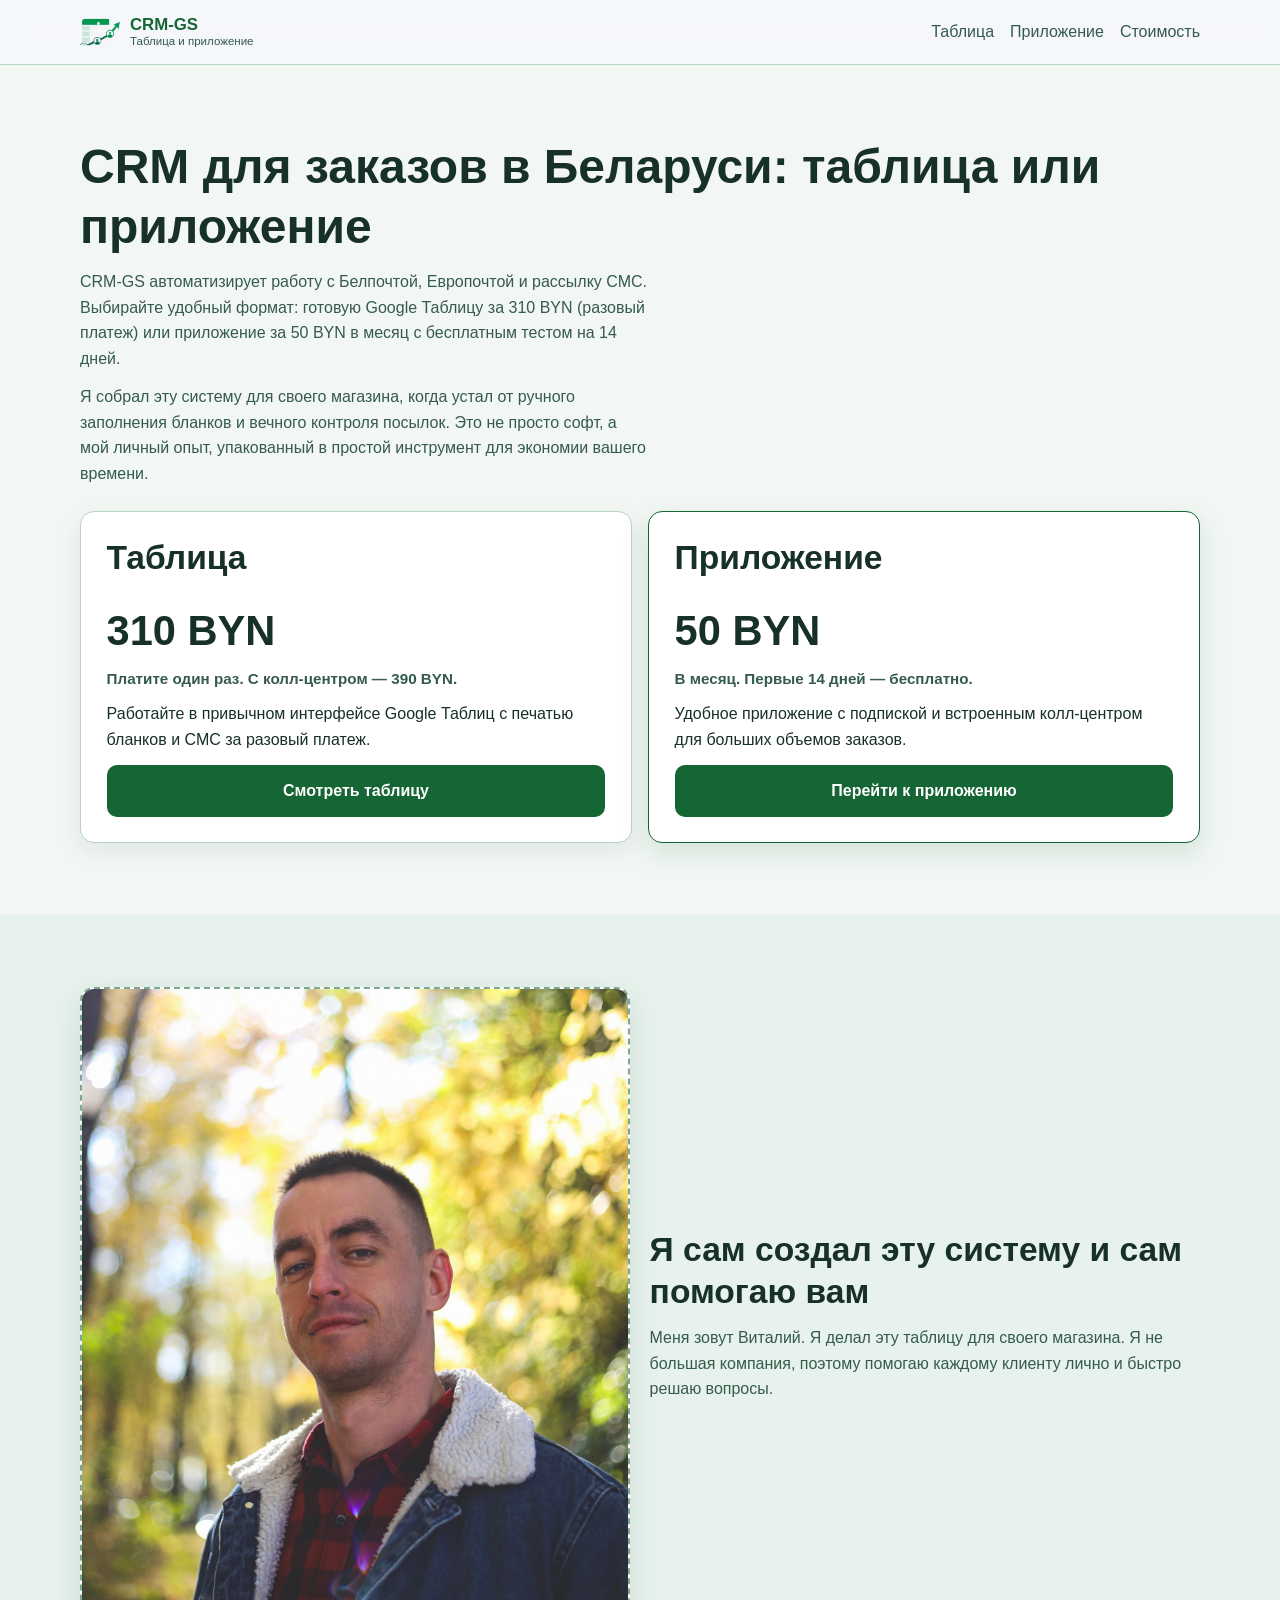
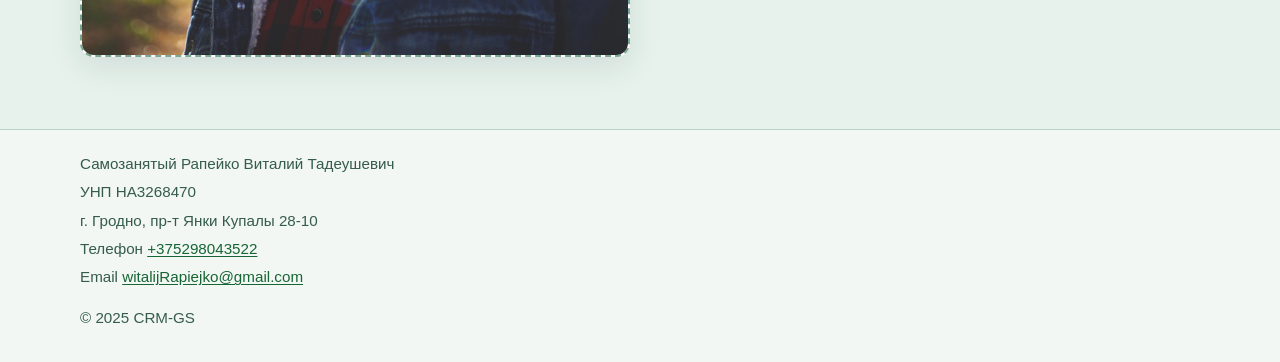
<file: index.html>
<!doctype html>
<html lang="ru">
  <head>
    <meta name="facebook-domain-verification" content="3mnb32uqgi93ecxp4dsknbvhs05mfs" />
    <meta name="google-site-verification" content="UwMYudX9kcGmGORs3hnPnRqis8ac7l6uOlVpeBJq3gY" />
    <meta charset="UTF-8" />
    <meta name="viewport" content="width=device-width, initial-scale=1.0" />
    <title>CRM для товарного бизнеса в Беларуси: таблица или приложение</title>
    <meta
      name="description"
      content="Автоматизируйте заказы, СМС и почту. Google Таблица от 310 BYN разово или приложение за 50 BYN/мес. Сделано владельцем магазина для себя. Попробуйте!"
    />
    <link rel="canonical" href="https://crm-gs.online/" />
    <meta property="og:locale" content="ru_BY" />
    <meta property="og:type" content="website" />
    <meta property="og:title" content="CRM-GS — порядок в заказах через таблицу или приложение" />
    <meta
      property="og:description"
      content="CRM для товарки: автоматизация Белпочты, Европочты и СМС. Выбирайте формат: таблица за разовый платеж или приложение с отчетами в Telegram."
    />
    <meta property="og:url" content="https://crm-gs.online/" />
    <meta property="og:image" content="https://crm-gs.online/assets/brand/og-image.jpg" />
    <meta name="twitter:card" content="summary_large_image" />
    <meta name="twitter:title" content="CRM-GS — порядок в заказах через таблицу или приложение" />
    <meta
      name="twitter:description"
      content="CRM для товарки: автоматизация Белпочты, Европочты и СМС. Выбирайте формат: таблица за разовый платеж или приложение с отчетами в Telegram."
    />
    <meta name="twitter:image" content="https://crm-gs.online/assets/brand/og-image.jpg" />
    <link rel="icon" href="./assets/brand/favicon-32.png" sizes="32x32" type="image/png" />
    <link rel="apple-touch-icon" href="./assets/brand/apple-touch-icon.png" />
    <link rel="stylesheet" href="./styles.css" />
    <script defer src="./script.js?v=7"></script>
    <script type="application/ld+json">
      {
        "@context": "https://schema.org",
        "@graph": [
          {
            "@type": "Organization",
            "@id": "https://crm-gs.online/#organization",
            "name": "CRM-GS",
            "legalName": "Индивидуальный предприниматель Рапейко Виталий Тадеушевич",
            "taxID": "591953046",
            "url": "https://crm-gs.online/",
            "email": "witalijRapiejko@gmail.com",
            "telephone": "+375298043522",
            "address": {
              "@type": "PostalAddress",
              "streetAddress": "пр-т Янки Купалы 28-10",
              "addressLocality": "Гродно",
              "addressCountry": "BY"
            }
          },
          {
            "@type": "WebSite",
            "@id": "https://crm-gs.online/#website",
            "url": "https://crm-gs.online/",
            "name": "CRM-GS",
            "publisher": {
              "@id": "https://crm-gs.online/#organization"
            }
          }
        ]
      }
    </script>
    <!-- TikTok Pixel Code Start -->
    <script>
      !function (w, d, t) {
        w.TiktokAnalyticsObject=t;var ttq=w[t]=w[t]||[];ttq.methods=["page","track","identify","instances","debug","on","off","once","ready","alias","group","enableCookie","disableCookie","holdConsent","revokeConsent","grantConsent"],ttq.setAndDefer=function(t,e){t[e]=function(){t.push([e].concat(Array.prototype.slice.call(arguments,0)))}};for(var i=0;i<ttq.methods.length;i++)ttq.setAndDefer(ttq,ttq.methods[i]);ttq.instance=function(t){for(
      var e=ttq._i[t]||[],n=0;n<ttq.methods.length;n++)ttq.setAndDefer(e,ttq.methods[n]);return e},ttq.load=function(e,n){var r="https://analytics.tiktok.com/i18n/pixel/events.js",o=n&&n.partner;ttq._i=ttq._i||{},ttq._i[e]=[],ttq._i[e]._u=r,ttq._t=ttq._t||{},ttq._t[e]=+new Date,ttq._o=ttq._o||{},ttq._o[e]=n||{};n=document.createElement("script")
      ;n.type="text/javascript",n.async=!0,n.src=r+"?sdkid="+e+"&lib="+t;e=document.getElementsByTagName("script")[0];e.parentNode.insertBefore(n,e)};
      
      
        ttq.load('DB4FIGBC77UAOLDV4LM0');
        ttq.page();
      }(window, document, 'ttq');
    </script>
    <!-- TikTok Pixel Code End -->
    <!-- Meta Pixel Code -->
    <script>
      !function(f,b,e,v,n,t,s)
      {if(f.fbq)return;n=f.fbq=function(){n.callMethod?
      n.callMethod.apply(n,arguments):n.queue.push(arguments)};
      if(!f._fbq)f._fbq=n;n.push=n;n.loaded=!0;n.version='2.0';
      n.queue=[];t=b.createElement(e);t.async=!0;
      t.src=v;s=b.getElementsByTagName(e)[0];
      s.parentNode.insertBefore(t,s)}(window, document,'script',
      'https://connect.facebook.net/en_US/fbevents.js');
      fbq('init', '4005841193045199');
      fbq('track', 'PageView');
    </script>
    <noscript><img height="1" width="1" style="display:none"
    src="https://www.facebook.com/tr?id=4005841193045199&ev=PageView&noscript=1"
    /></noscript>
    <!-- End Meta Pixel Code -->
  </head>
  <body>
    <a class="skip-link" href="#main-content">Перейти к содержимому</a>
    <header class="site-header">
      <div class="container">
        <a class="brand" href="./">
          <img class="brand__logo" src="./assets/brand/logo-icon.png" alt="" width="40" height="40" decoding="async" />
          <span class="brand__text">
            <span class="brand__name">CRM-GS</span>
            <span class="brand__tagline">Таблица и приложение</span>
          </span>
        </a>
        <nav aria-label="Основная навигация">
          <ul class="nav-list">
            <li><a href="./sheets/">Таблица</a></li>
            <li><a href="./app/">Приложение</a></li>
            <li><a href="#offers">Стоимость</a></li>
          </ul>
        </nav>
      </div>
    </header>

    <main id="main-content">
      <section class="section" id="offers">
        <div class="container">
          <h1>CRM для заказов в Беларуси: таблица или приложение</h1>
          <p class="lead">
            CRM-GS автоматизирует работу с Белпочтой, Европочтой и рассылку СМС. Выбирайте удобный формат: готовую Google Таблицу за 310 BYN (разовый платеж) или приложение за 50 BYN в месяц с бесплатным тестом на 14 дней.
          </p>
          <p class="lead">
            Я собрал эту систему для своего магазина, когда устал от ручного заполнения бланков и вечного контроля посылок. Это не просто софт, а мой личный опыт, упакованный в простой инструмент для экономии вашего времени.
          </p>
          <div class="product-choice">
            <article class="offer-card">
              <h2>Таблица</h2>
              <p class="price">310 BYN</p>
              <p class="price-note">Платите один раз. С колл-центром — 390 BYN.</p>
              <p>Работайте в привычном интерфейсе Google Таблиц с печатью бланков и СМС за разовый платеж.</p>
              <a class="btn btn-primary" href="./sheets/">Смотреть таблицу</a>
            </article>
            <article class="offer-card offer-card--featured">
              <h2>Приложение</h2>
              <p class="price">50 BYN</p>
              <p class="price-note">В месяц. Первые 14 дней — бесплатно.</p>
              <p>Удобное приложение с подпиской и встроенным колл-центром для больших объемов заказов.</p>
              <a class="btn btn-primary" href="./app/">Перейти к приложению</a>
            </article>
          </div>
        </div>
      </section>
    </main>

    <div data-site-author></div>
    <div data-site-footer></div>
  </body>
</html>
</file>
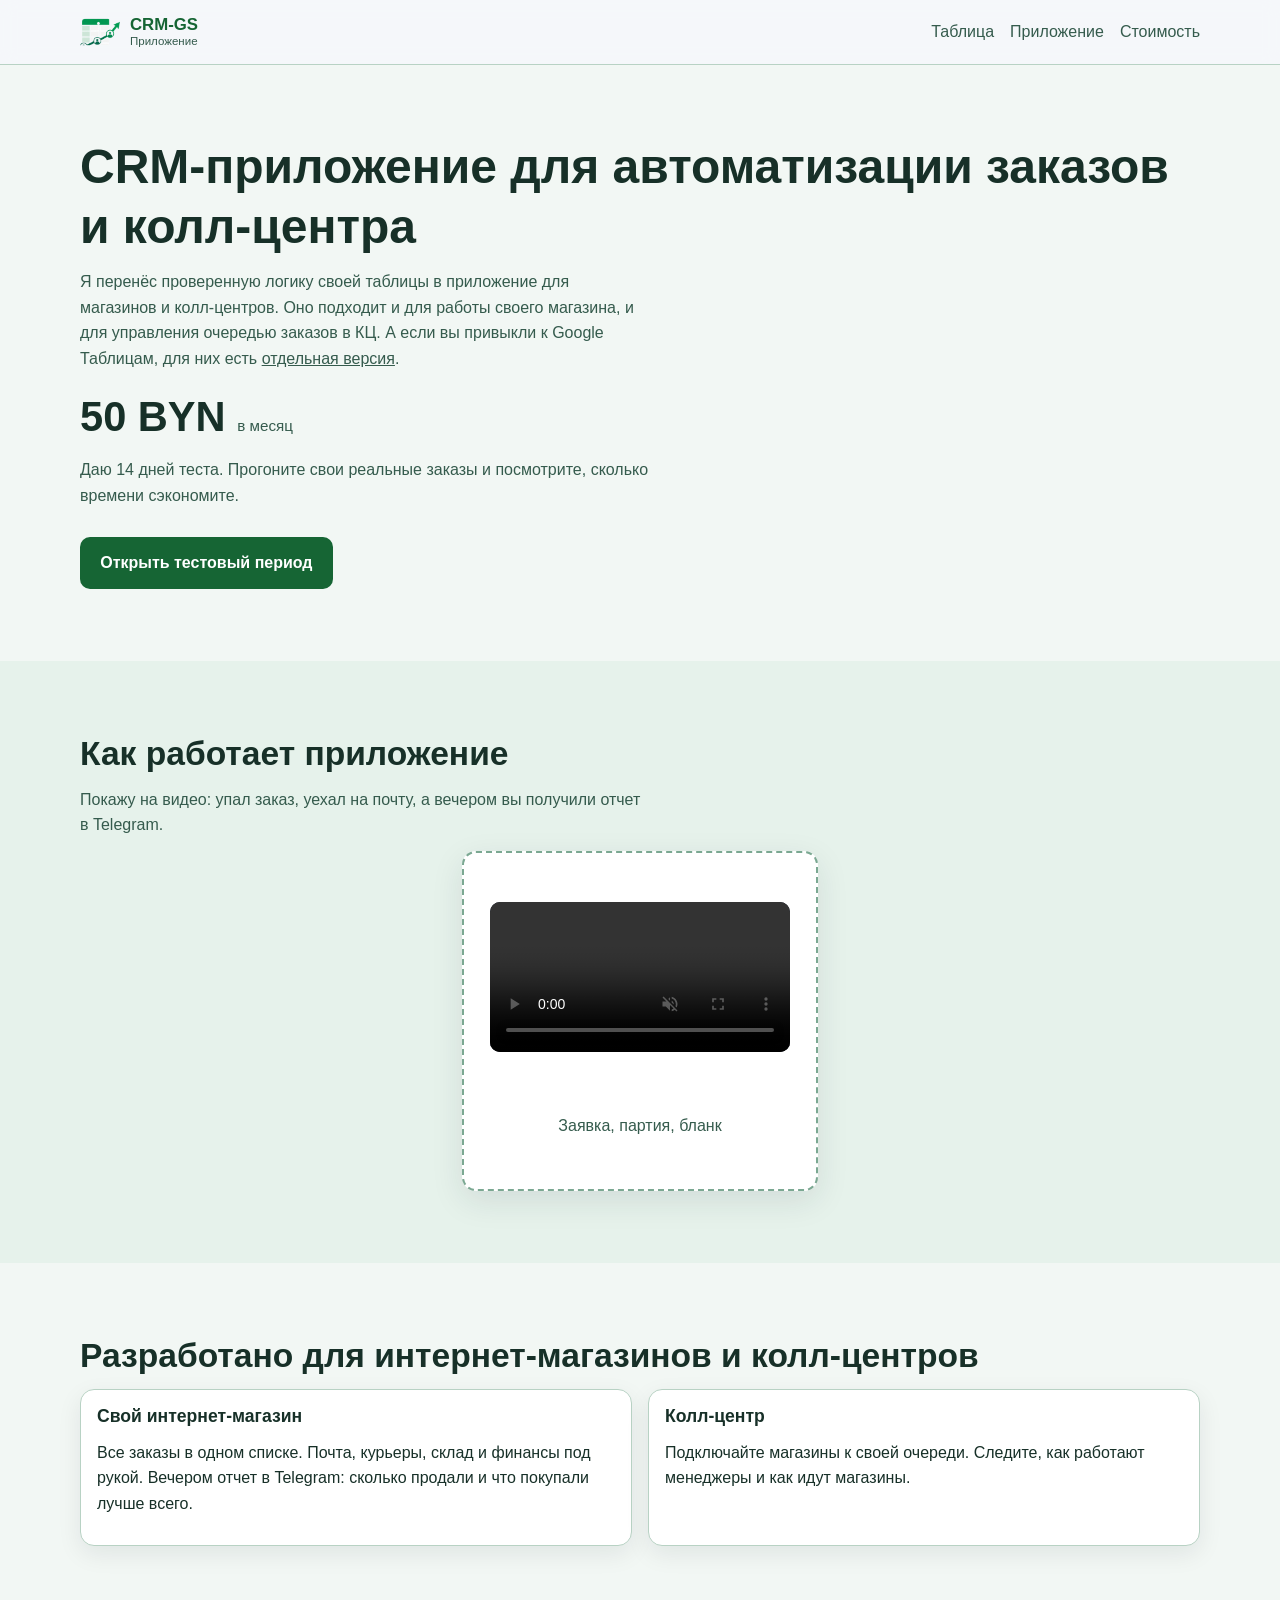
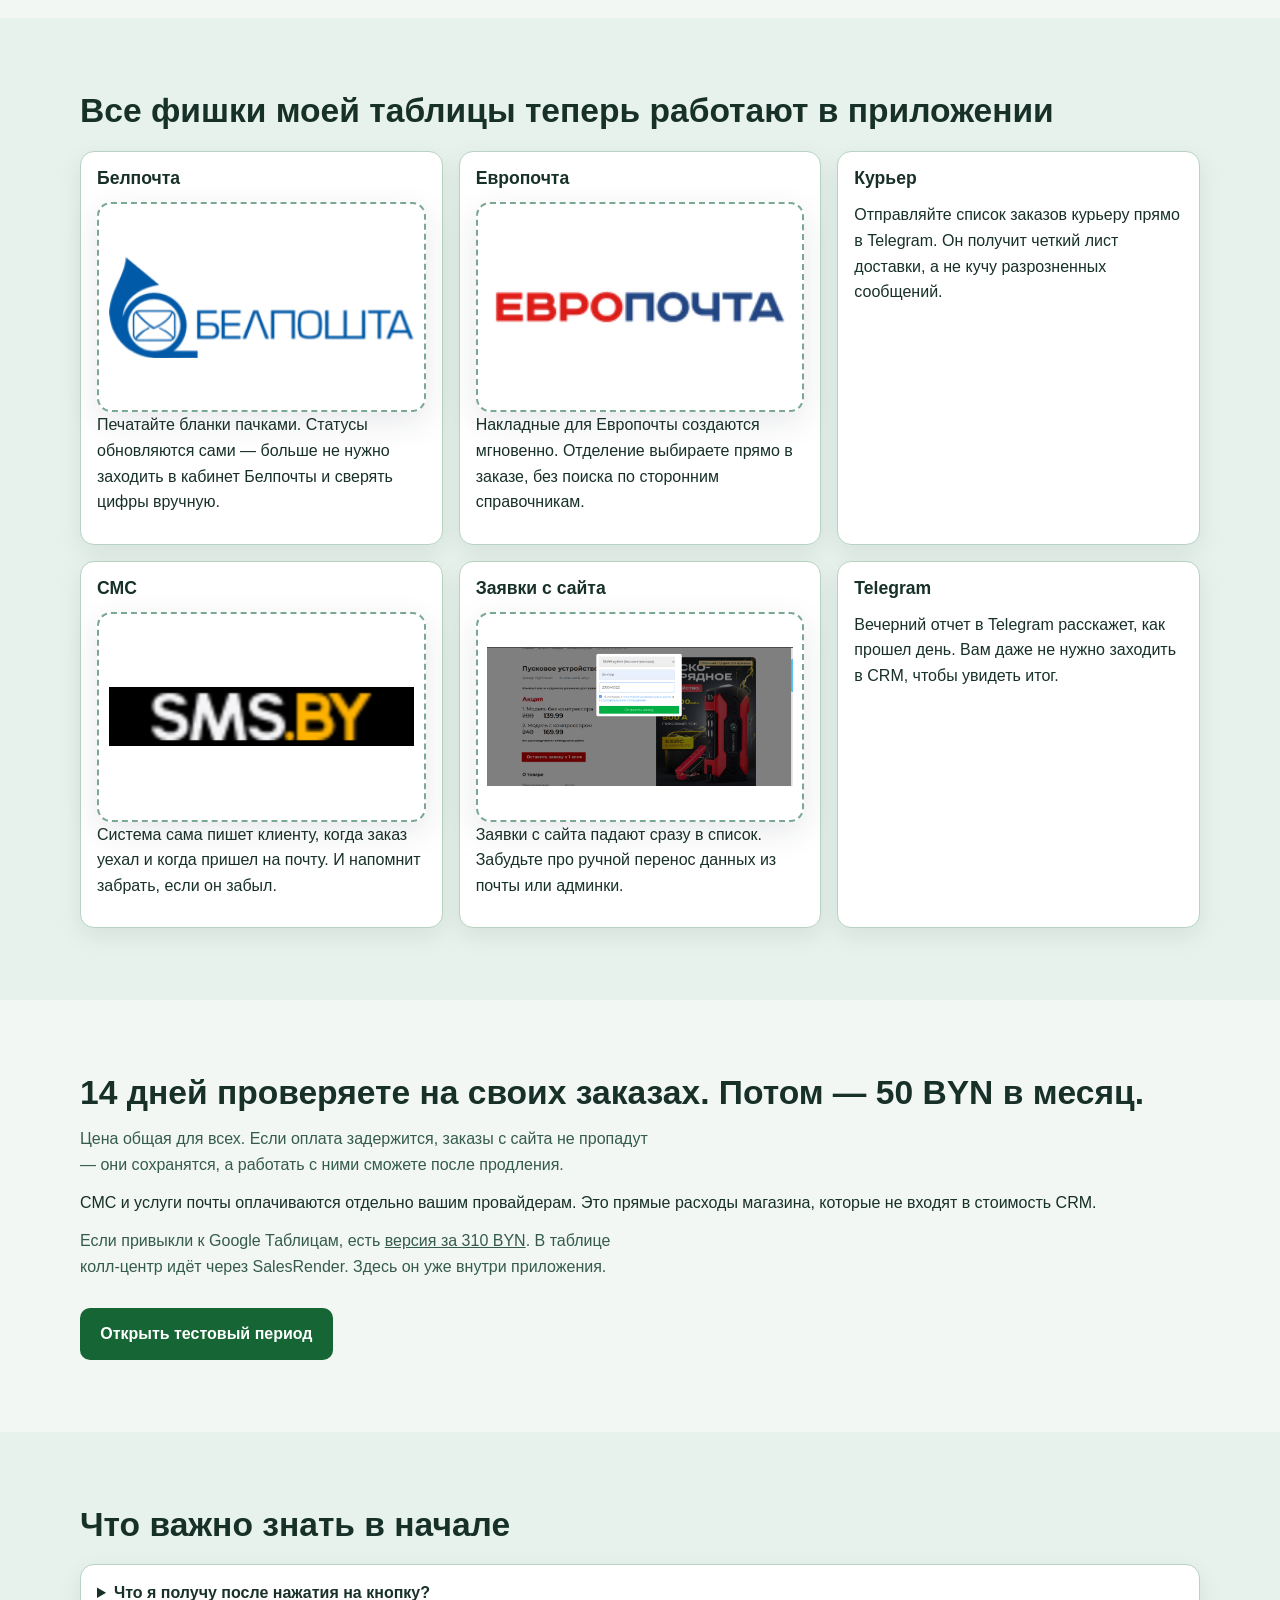
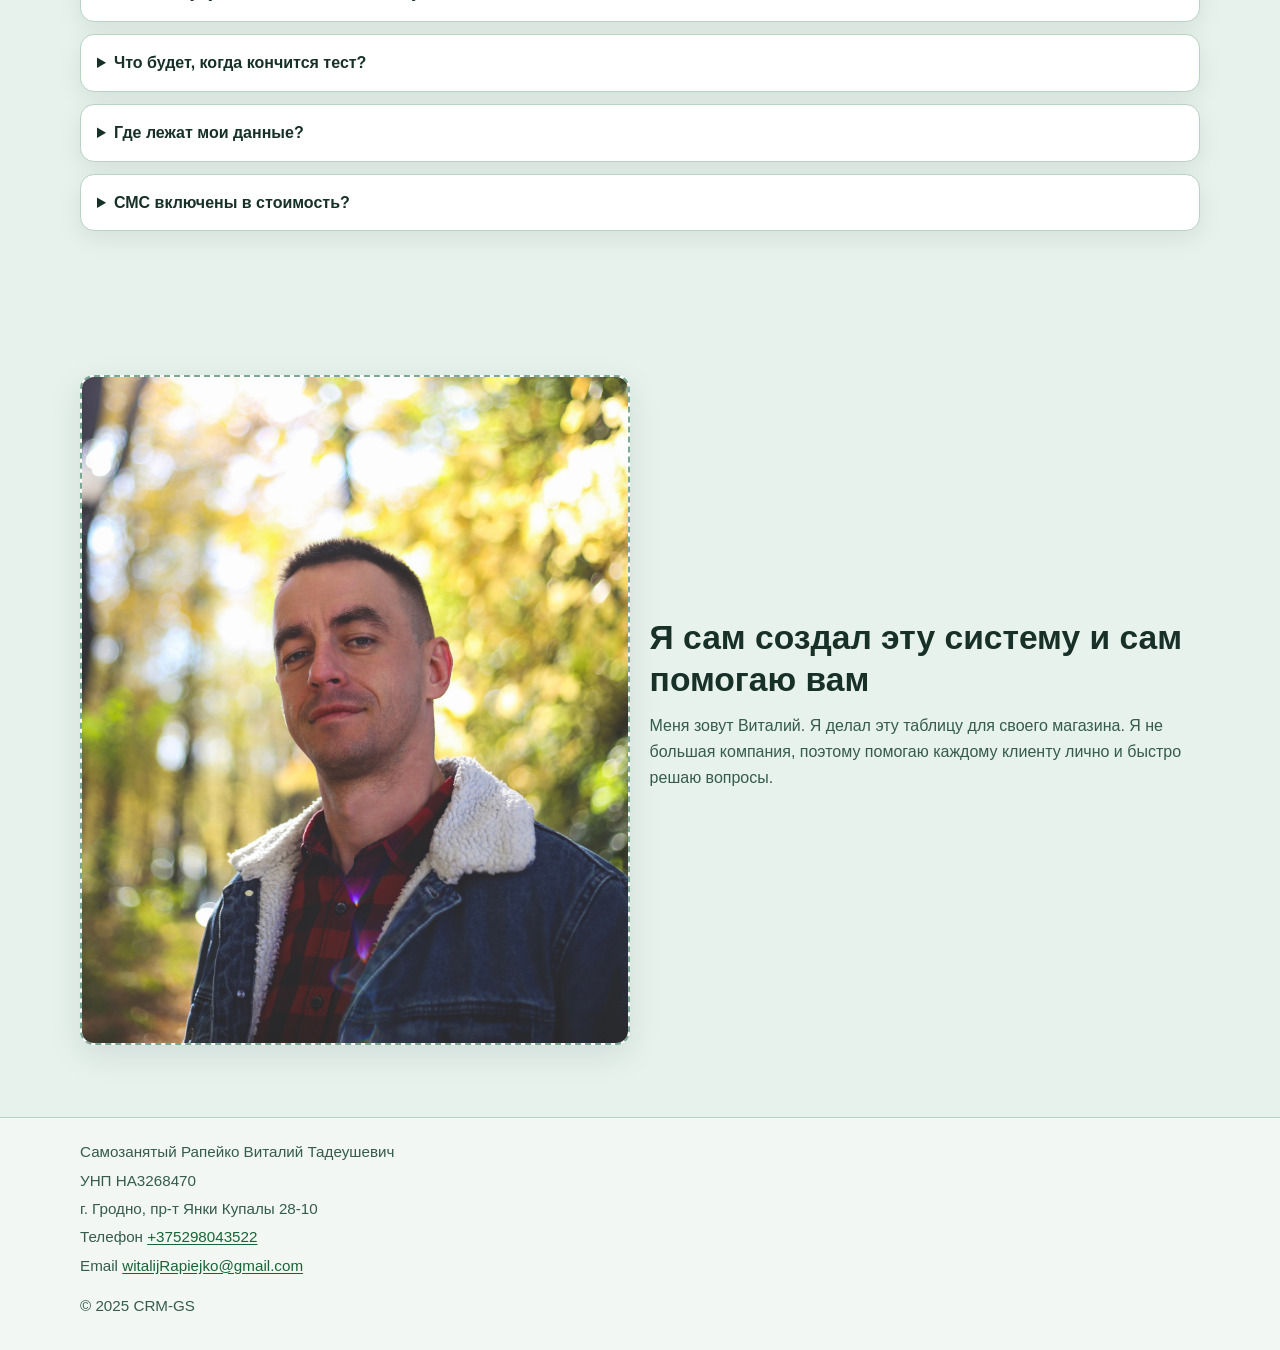
<file: app/index.html>
<!doctype html>
<html lang="ru">
  <head>
    <meta charset="UTF-8" />
    <meta name="viewport" content="width=device-width, initial-scale=1.0" />
    <title>CRM-приложение для магазина и колл-центра: 50 BYN в месяц</title>
    <meta
      name="description"
      content="CRM для заказов: 14 дней бесплатно, затем 50 BYN/мес. Белпочта, Европочта, СМС, отчёт в Telegram. Также есть версия системы в Google Таблицах."
    />
    <link rel="canonical" href="https://crm-gs.online/app/" />
    <meta property="og:locale" content="ru_BY" />
    <meta property="og:type" content="website" />
    <meta property="og:title" content="CRM-GS Приложение — автоматизация магазина и колл-центра" />
    <meta
      property="og:description"
      content="Управляйте заказами, логистикой и курьерами в одном приложении. Встроенный колл-центр, Telegram-отчеты и 14 дней теста бесплатно."
    />
    <meta property="og:url" content="https://crm-gs.online/app/" />
    <meta property="og:image" content="https://crm-gs.online/assets/brand/og-image.jpg" />
    <meta name="twitter:card" content="summary_large_image" />
    <meta name="twitter:title" content="CRM для магазина и колл-центра в Беларуси" />
    <meta
      name="twitter:description"
      content="Автоматизация заказов, печати бланков и СМС. 14 дней бесплатно, затем 50 BYN в месяц. Простая логика и удобный интерфейс."
    />
    <meta name="twitter:image" content="https://crm-gs.online/assets/brand/og-image.jpg" />
    <link rel="icon" href="../assets/brand/favicon-32.png" sizes="32x32" type="image/png" />
    <link rel="stylesheet" href="../styles.css" />
    <script defer src="../script.js?v=7"></script>
    <script type="application/ld+json">
      {
        "@context": "https://schema.org",
        "@graph": [
          {
            "@type": "SoftwareApplication",
            "name": "CRM-GS Приложение",
            "applicationCategory": "BusinessApplication",
            "operatingSystem": "Web",
            "description": "CRM для заказов: 14 дней бесплатно, затем 50 BYN/мес. Белпочта, Европочта, СМС, отчёт в Telegram. Также есть версия системы в Google Таблицах.",
            "offers": {
              "@type": "Offer",
              "price": "50",
              "priceCurrency": "BYN",
              "availability": "https://schema.org/InStock",
              "priceSpecification": {
                "@type": "UnitPriceSpecification",
                "price": "50",
                "priceCurrency": "BYN",
                "unitText": "MONTH"
              }
            }
          },
          {
            "@type": "FAQPage",
            "mainEntity": [
              {
                "@type": "Question",
                "name": "Что я получу после нажатия на кнопку?",
                "acceptedAnswer": {
                  "@type": "Answer",
                  "text": "Вы начнете бесплатный период на 14 дней. Просто выберите роль: магазин или колл-центр. Никаких лишних звонков."
                }
              },
              {
                "@type": "Question",
                "name": "Что будет, когда кончится тест?",
                "acceptedAnswer": {
                  "@type": "Answer",
                  "text": "Абонентская плата 50 BYN. Если не оплатите, сможете только смотреть данные, пока не продлите доступ."
                }
              },
              {
                "@type": "Question",
                "name": "Где лежат мои данные?",
                "acceptedAnswer": {
                  "@type": "Answer",
                  "text": "Персональные данные хранятся на серверах внутри Беларуси."
                }
              },
              {
                "@type": "Question",
                "name": "СМС включены в стоимость?",
                "acceptedAnswer": {
                  "@type": "Answer",
                  "text": "Нет. СМС и услуги почты вы оплачиваете напрямую сервисам, как делали это всегда."
                }
              }
            ]
          }
        ]
      }
    </script>
    <!-- TikTok Pixel Code Start -->
    <script>
    !function (w, d, t) {
      w.TiktokAnalyticsObject=t;var ttq=w[t]=w[t]||[];ttq.methods=["page","track","identify","instances","debug","on","off","once","ready","alias","group","enableCookie","disableCookie","holdConsent","revokeConsent","grantConsent"],ttq.setAndDefer=function(t,e){t[e]=function(){t.push([e].concat(Array.prototype.slice.call(arguments,0)))}};for(var i=0;i<ttq.methods.length;i++)ttq.setAndDefer(ttq,ttq.methods[i]);ttq.instance=function(t){for(
    var e=ttq._i[t]||[],n=0;n<ttq.methods.length;n++)ttq.setAndDefer(e,ttq.methods[n]);return e},ttq.load=function(e,n){var r="https://analytics.tiktok.com/i18n/pixel/events.js",o=n&&n.partner;ttq._i=ttq._i||{},ttq._i[e]=[],ttq._i[e]._u=r,ttq._t=ttq._t||{},ttq._t[e]=+new Date,ttq._o=ttq._o||{},ttq._o[e]=n||{};n=document.createElement("script")
    ;n.type="text/javascript",n.async=!0,n.src=r+"?sdkid="+e+"&lib="+t;e=document.getElementsByTagName("script")[0];e.parentNode.insertBefore(n,e)};
    
    
      ttq.load('DB4FIGBC77UAOLDV4LM0');
      ttq.page();
    }(window, document, 'ttq');
    </script>
    <!-- TikTok Pixel Code End -->
    <!-- Meta Pixel Code -->
    <script>
      !function(f,b,e,v,n,t,s)
      {if(f.fbq)return;n=f.fbq=function(){n.callMethod?
      n.callMethod.apply(n,arguments):n.queue.push(arguments)};
      if(!f._fbq)f._fbq=n;n.push=n;n.loaded=!0;n.version='2.0';
      n.queue=[];t=b.createElement(e);t.async=!0;
      t.src=v;s=b.getElementsByTagName(e)[0];
      s.parentNode.insertBefore(t,s)}(window, document,'script',
      'https://connect.facebook.net/en_US/fbevents.js');
      fbq('init', '4005841193045199');
      fbq('track', 'PageView');
    </script>
    <noscript><img height="1" width="1" style="display:none"
    src="https://www.facebook.com/tr?id=4005841193045199&ev=PageView&noscript=1"
    /></noscript>
    <!-- End Meta Pixel Code -->
  </head>
  <body>
    <a class="skip-link" href="#main-content">Перейти к содержимому</a>
    <header class="site-header">
      <div class="container">
        <a class="brand" href="../">
          <img class="brand__logo" src="../assets/brand/logo-icon.png" alt="" width="40" height="40" decoding="async" />
          <span class="brand__text">
            <span class="brand__name">CRM-GS</span>
            <span class="brand__tagline">Приложение</span>
          </span>
        </a>
        <nav aria-label="Основная навигация">
          <ul class="nav-list">
            <li><a href="../sheets/">Таблица</a></li>
            <li><a href="./" aria-current="page">Приложение</a></li>
            <li><a href="#pricing">Стоимость</a></li>
          </ul>
        </nav>
      </div>
    </header>

    <main id="main-content">
      <section class="section" id="hero">
        <div class="container">
          <h1>CRM-приложение для автоматизации заказов и колл-центра</h1>
          <p class="lead">
            Я перенёс проверенную логику своей таблицы в приложение для магазинов и колл-центров. Оно подходит и для работы своего магазина, и для управления очередью заказов в КЦ. А если вы привыкли к Google Таблицам, для них есть <a href="../sheets/">отдельная версия</a>.
          </p>
          <p class="price">50 BYN <span class="price-note">в месяц</span></p>
          <p class="lead">Даю 14 дней теста. Прогоните свои реальные заказы и посмотрите, сколько времени сэкономите.</p>
          <a class="btn btn-primary" href="https://crm-gs.pro/register">Открыть тестовый период</a>
        </div>
      </section>

      <section class="section section-contrast" id="demo">
        <div class="container">
          <h2>Как работает приложение</h2>
          <p class="lead">Покажу на видео: упал заказ, уехал на почту, а вечером вы получили отчет в Telegram.</p>
          <figure class="media-placeholder media-placeholder-large video-frame">
            <video
              class="video-frame__media"
              muted
              autoplay
              loop
              playsinline
              controls
              preload="metadata"
            >
              <source src="../assets/placeholders/app-demo.mp4" type="video/mp4" />
              Ваш браузер не поддерживает видео.
            </video>
            <div class="video-frame__fallback" aria-live="polite">
              Не удалось отобразить видеопоток. Проверьте кодек (рекомендуется H.264/AVC).
            </div>
            <figcaption>Заявка, партия, бланк</figcaption>
          </figure>
        </div>
      </section>

      <section class="section">
        <div class="container">
          <h2>Разработано для интернет-магазинов и колл-центров</h2>
          <div class="scenario-grid">
            <article class="feature-card">
              <h3>Свой интернет-магазин</h3>
              <p>Все заказы в одном списке. Почта, курьеры, склад и финансы под рукой. Вечером отчет в Telegram: сколько продали и что покупали лучше всего.</p>
            </article>
            <article class="feature-card">
              <h3>Колл-центр</h3>
              <p>Подключайте магазины к своей очереди. Следите, как работают менеджеры и как идут магазины.</p>
            </article>
          </div>
        </div>
      </section>

      <section class="section section-contrast" id="features">
        <div class="container">
          <h2>Все фишки моей таблицы теперь работают в приложении</h2>
          <div class="features-grid">
            <article class="feature-card">
              <h3>Белпочта</h3>
              <figure class="media-placeholder feature-media">
                <img
                  src="../assets/placeholders/feature-belpochta.png"
                  alt="Отображение статуса посылки Белпочты"
                />
              </figure>
              <p>Печатайте бланки пачками. Статусы обновляются сами — больше не нужно заходить в кабинет Белпочты и сверять цифры вручную.</p>
            </article>
            <article class="feature-card">
              <h3>Европочта</h3>
              <figure class="media-placeholder feature-media">
                <img
                  src="../assets/placeholders/feature-europochta.png"
                  alt="Интерфейс формирования накладной Европочты"
                />
              </figure>
              <p>Накладные для Европочты создаются мгновенно. Отделение выбираете прямо в заказе, без поиска по сторонним справочникам.</p>
            </article>
            <article class="feature-card">
              <h3>Курьер</h3>
              <p>Отправляйте список заказов курьеру прямо в Telegram. Он получит четкий лист доставки, а не кучу разрозненных сообщений.</p>
            </article>
            <article class="feature-card">
              <h3>СМС</h3>
              <figure class="media-placeholder feature-media">
                <img
                  src="../assets/placeholders/feature-sms.png"
                  alt="Кнопка отправки СМС и уведомление клиенту"
                />
              </figure>
              <p>Система сама пишет клиенту, когда заказ уехал и когда пришел на почту. И напомнит забрать, если он забыл.</p>
            </article>
            <article class="feature-card">
              <h3>Заявки с сайта</h3>
              <figure class="media-placeholder feature-media">
                <img
                  src="../assets/placeholders/feature-webhook.png"
                  alt="Настройка вебхука для приема заявок с сайта"
                />
              </figure>
              <p>Заявки с сайта падают сразу в список. Забудьте про ручной перенос данных из почты или админки.</p>
            </article>
            <article class="feature-card">
              <h3>Telegram</h3>
              <p>Вечерний отчет в Telegram расскажет, как прошел день. Вам даже не нужно заходить в CRM, чтобы увидеть итог.</p>
            </article>
          </div>
        </div>
      </section>

      <section class="section" id="pricing">
        <div class="container">
          <h2>14 дней проверяете на своих заказах. Потом — 50 BYN в месяц.</h2>
          <p class="lead">Цена общая для всех. Если оплата задержится, заказы с сайта не пропадут — они сохранятся, а работать с ними сможете после продления.</p>
          <p>СМС и услуги почты оплачиваются отдельно вашим провайдерам. Это прямые расходы магазина, которые не входят в стоимость CRM.</p>
          <p class="lead">Если привыкли к Google Таблицам, есть <a href="../sheets/">версия за 310 BYN</a>. В таблице колл-центр идёт через SalesRender. Здесь он уже внутри приложения.</p>
          <a class="btn btn-primary" href="https://crm-gs.pro/register">Открыть тестовый период</a>
        </div>
      </section>

      <section class="section section-contrast" id="faq">
        <div class="container">
          <h2>Что важно знать в начале</h2>
          <div class="faq-list">
            <details class="faq-item">
              <summary class="faq-question">Что я получу после нажатия на кнопку?</summary>
              <p class="faq-answer">Вы начнете бесплатный период на 14 дней. Просто выберите роль: магазин или колл-центр. Никаких лишних звонков.</p>
            </details>
            <details class="faq-item">
              <summary class="faq-question">Что будет, когда кончится тест?</summary>
              <p class="faq-answer">Абонентская плата 50 BYN. Если не оплатите, сможете только смотреть данные, пока не продлите доступ.</p>
            </details>
            <details class="faq-item">
              <summary class="faq-question">Где лежат мои данные?</summary>
              <p class="faq-answer">Персональные данные хранятся на серверах внутри Беларуси.</p>
            </details>
            <details class="faq-item">
              <summary class="faq-question">СМС включены в стоимость?</summary>
              <p class="faq-answer">Нет. СМС и услуги почты вы оплачиваете напрямую сервисам, как делали это всегда.</p>
            </details>
          </div>
        </div>
      </section>
    </main>

    <div data-site-author></div>
    <div data-site-footer></div>
  </body>
</html>
</file>
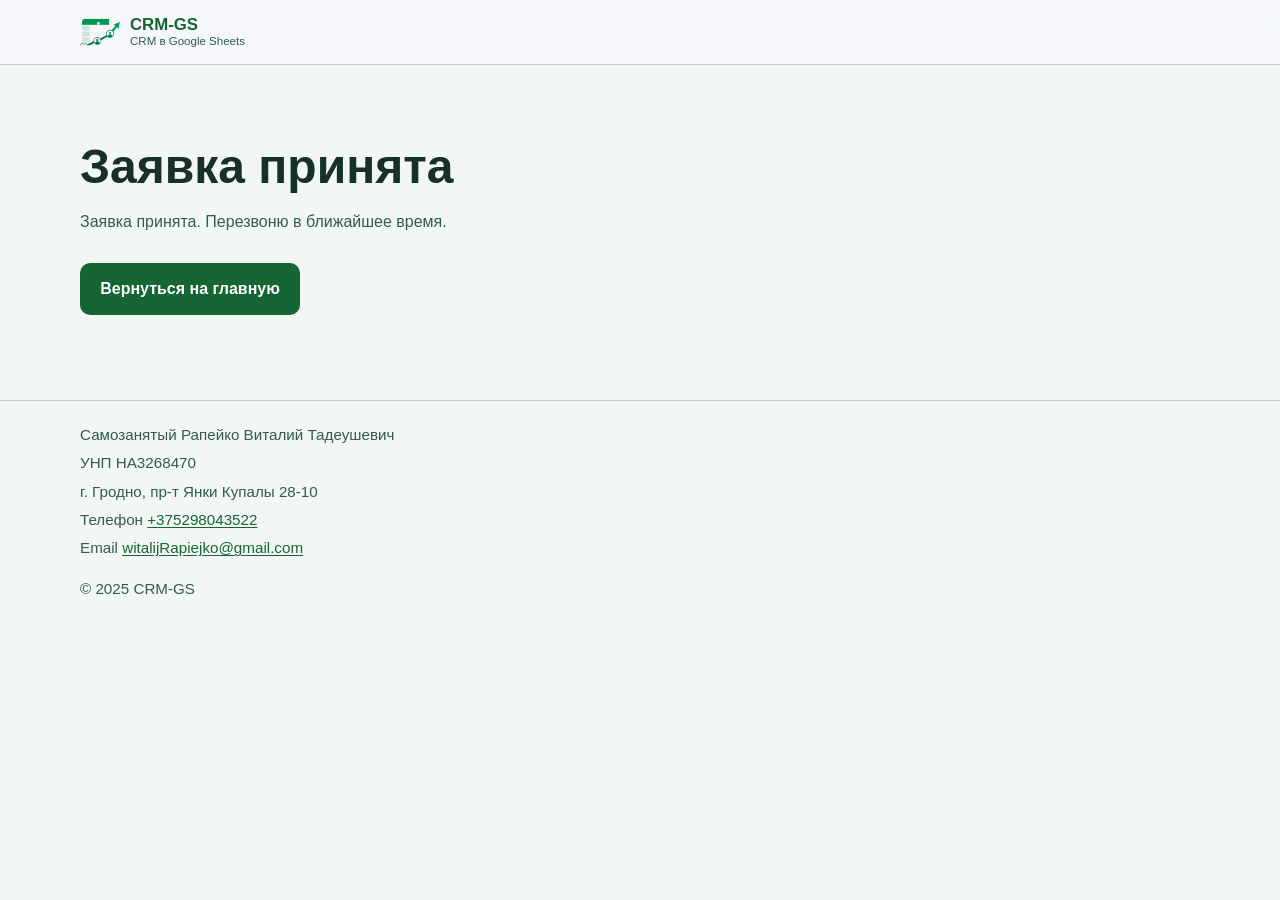
<file: thank-you.html>
<!doctype html>
<html lang="ru">
  <head>
    <meta charset="UTF-8" />
    <meta name="viewport" content="width=device-width, initial-scale=1.0" />
    <title>Заявка принята — CRM в Google Таблицах</title>
    <meta name="robots" content="noindex, follow" />
    <link rel="icon" href="./assets/brand/favicon-32.png" sizes="32x32" type="image/png" />
    <link rel="apple-touch-icon" href="./assets/brand/apple-touch-icon.png" />
    <link rel="stylesheet" href="./styles.css" />

    <!-- conversion-pixels:head — вставьте базовый код Meta Pixel, Google tag (gtag.js), VK и т.д. только на этой странице -->
    <!-- Пример Meta: <script>...</script> + событие Lead при необходимости отдельным скриптом ниже -->
    <!-- Пример Google Ads: gtag('event', 'conversion', { ... }) после загрузки gtag -->

    <!-- /conversion-pixels:head -->
     <!-- TikTok Pixel Code Start -->
    <script>
      !function (w, d, t) {
        w.TiktokAnalyticsObject=t;var ttq=w[t]=w[t]||[];ttq.methods=["page","track","identify","instances","debug","on","off","once","ready","alias","group","enableCookie","disableCookie","holdConsent","revokeConsent","grantConsent"],ttq.setAndDefer=function(t,e){t[e]=function(){t.push([e].concat(Array.prototype.slice.call(arguments,0)))}};for(var i=0;i<ttq.methods.length;i++)ttq.setAndDefer(ttq,ttq.methods[i]);ttq.instance=function(t){for(
      var e=ttq._i[t]||[],n=0;n<ttq.methods.length;n++)ttq.setAndDefer(e,ttq.methods[n]);return e},ttq.load=function(e,n){var r="https://analytics.tiktok.com/i18n/pixel/events.js",o=n&&n.partner;ttq._i=ttq._i||{},ttq._i[e]=[],ttq._i[e]._u=r,ttq._t=ttq._t||{},ttq._t[e]=+new Date,ttq._o=ttq._o||{},ttq._o[e]=n||{};n=document.createElement("script")
      ;n.type="text/javascript",n.async=!0,n.src=r+"?sdkid="+e+"&lib="+t;e=document.getElementsByTagName("script")[0];e.parentNode.insertBefore(n,e)};
      
      
        ttq.load('DB4FIGBC77UAOLDV4LM0');
        ttq.page();
      }(window, document, 'ttq');
      </script>
      <!-- TikTok Pixel Code End -->
    <!-- Meta Pixel Code -->
    <script>
      !function(f,b,e,v,n,t,s)
      {if(f.fbq)return;n=f.fbq=function(){n.callMethod?
      n.callMethod.apply(n,arguments):n.queue.push(arguments)};
      if(!f._fbq)f._fbq=n;n.push=n;n.loaded=!0;n.version='2.0';
      n.queue=[];t=b.createElement(e);t.async=!0;
      t.src=v;s=b.getElementsByTagName(e)[0];
      s.parentNode.insertBefore(t,s)}(window, document,'script',
      'https://connect.facebook.net/en_US/fbevents.js');
      fbq('init', '4005841193045199');
      fbq('track', 'PageView');
    </script>
    <noscript><img height="1" width="1" style="display:none"
    src="https://www.facebook.com/tr?id=4005841193045199&ev=PageView&noscript=1"
    /></noscript>
    <!-- End Meta Pixel Code -->
  </head>
  <body>
    <a class="skip-link" href="#main-content">Перейти к содержимому</a>
    <header class="site-header">
      <div class="container">
        <a class="brand" href="./index.html">
          <img
            class="brand__logo"
            src="./assets/brand/logo-icon.png"
            alt=""
            width="40"
            height="40"
            decoding="async"
          />
          <span class="brand__text">
            <span class="brand__name">CRM-GS</span>
            <span class="brand__tagline">CRM в Google Sheets</span>
          </span>
        </a>
      </div>
    </header>

    <main id="main-content" class="section">
      <div class="container">
        <h1>Заявка принята</h1>
        <p class="lead">
          Заявка принята. Перезвоню в ближайшее время.
        </p>
        <p>
          <a class="btn btn-primary" href="./index.html">Вернуться на главную</a>
        </p>
      </div>
    </main>

    <div data-site-footer></div>

    <!-- conversion-pixels:body — дополнительные теги, img/noscript пиксели -->
    <!-- /conversion-pixels:body -->

    <script defer src="./script.js?v=7"></script>
  </body>
</html>
</file>
<file: styles.css>
:root {
  --bg: #f2f7f4;
  --surface: #ffffff;
  --surface-soft: #e6f2eb;
  --text: #173028;
  --text-muted: #355b4d;
  --primary: #166534;
  --primary-hover: #14532d;
  --border: #b8d2c4;
  --shadow: 0 8px 24px rgba(15, 23, 42, 0.08);
  --shadow-soft: 0 10px 32px rgba(30, 41, 59, 0.1);
  --radius: 14px;
  --container: 1120px;
}

*,
*::before,
*::after {
  box-sizing: border-box;
}

html {
  scroll-behavior: smooth;
}

body {
  margin: 0;
  font-family: Inter, -apple-system, BlinkMacSystemFont, "Segoe UI", Roboto, sans-serif;
  line-height: 1.6;
  color: var(--text);
  background: var(--bg);
  overflow-x: hidden;
}

a {
  color: inherit;
}

.container {
  width: min(var(--container), calc(100% - 2rem));
  margin-inline: auto;
}

.skip-link {
  position: absolute;
  left: 0.5rem;
  top: -100%;
  z-index: 20;
  background: var(--primary);
  color: #fff;
  padding: 0.625rem 0.9rem;
  border-radius: 8px;
}

.skip-link:focus {
  top: 0.5rem;
}

.site-header {
  position: sticky;
  top: 0;
  z-index: 10;
  background: rgba(245, 247, 251, 0.88);
  backdrop-filter: blur(8px);
  border-bottom: 1px solid var(--border);
}

.site-header .container {
  display: flex;
  align-items: center;
  justify-content: space-between;
  gap: 1rem;
  min-height: 4rem;
}

.brand {
  display: inline-flex;
  align-items: center;
  gap: 0.625rem;
  text-decoration: none;
  color: inherit;
  flex-shrink: 0;
}

.brand__logo {
  display: block;
  width: 2.5rem;
  height: 2.5rem;
  object-fit: contain;
}

.brand__text {
  display: flex;
  flex-direction: column;
  line-height: 1.2;
}

.brand__name {
  font-weight: 700;
  font-size: 1.05rem;
  color: var(--primary);
}

.brand__tagline {
  font-weight: 500;
  font-size: 0.72rem;
  color: var(--text-muted);
}

.nav-list {
  display: flex;
  align-items: center;
  gap: 1rem;
  list-style: none;
  margin: 0;
  padding: 0;
}

.nav-list a {
  text-decoration: none;
  color: var(--text-muted);
  font-weight: 500;
}

.section {
  padding: 4.5rem 0;
}

.section-contrast {
  background: var(--surface-soft);
}

.hero-grid {
  display: grid;
  gap: 1.5rem;
  align-items: center;
}

.pain-grid,
.inside-grid,
.pricing-grid,
.author-card {
  display: grid;
  gap: 1.2rem;
  align-items: center;
}

h1,
h2,
h3 {
  margin: 0 0 0.75rem;
  line-height: 1.25;
}

h1 {
  font-size: clamp(1.85rem, 4.8vw, 3rem);
}

h2 {
  font-size: clamp(1.45rem, 3.2vw, 2.1rem);
}

h3 {
  font-size: 1.1rem;
}

p {
  margin: 0 0 0.8rem;
}

.lead {
  color: var(--text-muted);
  max-width: 64ch;
}

.btn {
  display: inline-flex;
  align-items: center;
  justify-content: center;
  cursor: pointer;
  margin-top: 1rem;
  padding: 0.75rem 1.2rem;
  border-radius: 10px;
  border: 1px solid transparent;
  text-decoration: none;
  font-weight: 600;
  transition: background 0.2s ease, transform 0.2s ease;
}

.btn-primary {
  background: var(--primary);
  color: #fff;
}

.btn-primary:hover {
  background: var(--primary-hover);
  transform: translateY(-1px);
}

.btn:focus-visible,
.nav-list a:focus-visible,
.faq-question:focus-visible {
  outline: 3px solid #86efac;
  outline-offset: 2px;
}

.btn-large {
  padding: 0.95rem 1.5rem;
  font-size: 1.05rem;
}

.media-placeholder {
  margin: 0;
  border: 2px dashed #7ba892;
  border-radius: var(--radius);
  padding: 1.6rem;
  min-height: 210px;
  display: grid;
  place-items: center;
  text-align: center;
  color: var(--text-muted);
  background: #fff;
  box-shadow: var(--shadow-soft);
}

.media-placeholder-large {
  min-height: 340px;
}

.media-collage {
  min-height: 208px;
  overflow: hidden;
  padding: 0;
}

.media-collage img {
  width: 100%;
  height: 100%;
  min-height: 208px;
  object-fit: cover;
  object-position: top;
  display: block;
}

.pain-list,
.steps-list,
.include-list {
  margin: 1.25rem 0 0;
  padding-left: 1.2rem;
}

.pain-list li,
.steps-list li,
.include-list li {
  margin-bottom: 0.65rem;
}

.reviews-grid {
  margin-top: 1.25rem;
  display: grid;
  gap: 1rem;
}

.review-card,
.offer-card,
.faq-item {
  background: var(--surface);
  border: 1px solid var(--border);
  border-radius: var(--radius);
  box-shadow: var(--shadow);
}

.review-card {
  padding: 1.1rem 1rem;
}

.review-head {
  display: flex;
  align-items: center;
  gap: 0.65rem;
  margin-bottom: 0.55rem;
}

.avatar-placeholder {
  width: 42px;
  height: 42px;
  border-radius: 999px;
  display: grid;
  place-items: center;
  background: #d1fae5;
  color: #065f46;
  font-weight: 700;
}

.review-author {
  margin: 0;
  font-weight: 700;
}

.review-meta {
  color: var(--text-muted);
  font-weight: 600;
  margin: 0.4rem 0 0;
}

.offer-card {
  padding: 1.6rem;
  display: flex;
  flex-direction: column;
  height: 100%;
}

.offer-card .include-list {
  flex: 1;
}

.offer-card .btn {
  margin-top: auto;
  width: 100%;
}

.price {
  font-size: clamp(1.8rem, 5vw, 2.6rem);
  margin: 0.4rem 0;
  font-weight: 800;
}

.price .price-note {
  font-weight: 500;
}

.price-note {
  color: var(--text-muted);
  font-size: 0.95rem;
  margin: -0.2rem 0 0.6rem;
  font-weight: 600;
}

.callcenter-flow {
  list-style: none;
  margin: 1.5rem 0 1rem;
  padding: 0;
  display: grid;
  gap: 0.75rem;
}

.callcenter-flow__step {
  background: var(--surface);
  border: 1px solid var(--border);
  border-radius: var(--radius);
  box-shadow: var(--shadow);
  padding: 1rem;
  display: grid;
  gap: 0.45rem;
}

.callcenter-flow__step p {
  margin: 0;
  font-weight: 500;
}

.callcenter-flow__num {
  width: 1.75rem;
  height: 1.75rem;
  border-radius: 999px;
  display: grid;
  place-items: center;
  background: var(--primary);
  color: #fff;
  font-weight: 700;
  font-size: 0.9rem;
}

.callcenter-benefits {
  list-style: none;
  margin: 0 0 1.5rem;
  padding: 0;
  display: flex;
  flex-wrap: wrap;
  gap: 0.5rem;
}

.callcenter-benefit {
  background: #d1fae5;
  color: #065f46;
  padding: 0.45rem 0.85rem;
  border-radius: 999px;
  font-weight: 600;
  font-size: 0.9rem;
}

.callcenter-partners-title {
  margin-top: 0.5rem;
}

.partner-grid {
  display: grid;
  gap: 1rem;
  margin-bottom: 1.25rem;
}

.partner-card {
  background: var(--surface);
  border: 1px solid var(--border);
  border-radius: var(--radius);
  box-shadow: var(--shadow);
  padding: 1.1rem;
  display: grid;
  gap: 0.65rem;
}

.partner-card h4 {
  margin: 0;
  font-size: 1.05rem;
  text-align: center;
}

.partner-card h4 a {
  color: var(--primary);
  font-weight: 600;
  text-decoration: none;
}

.partner-card h4 a:hover,
.partner-card h4 a:focus-visible {
  color: var(--primary-hover);
  text-decoration: underline;
}

.partner-card--featured {
  border-color: #93c5fd;
}

.partner-card__logo-wrap {
  background: #0a1628;
  border-radius: 10px;
  padding: 1rem;
  display: flex;
  align-items: center;
  justify-content: center;
  min-height: 120px;
}

.partner-card__logo-wrap img {
  max-height: 88px;
  width: auto;
  max-width: 100%;
  object-fit: contain;
}

.partner-card--generic {
  align-content: start;
}

.partner-card__icon {
  width: 64px;
  height: 64px;
  border-radius: 999px;
  display: grid;
  place-items: center;
  background: #d1fae5;
  color: #065f46;
  font-weight: 700;
  font-size: 1.15rem;
}

.pricing-tiers {
  display: grid;
  gap: 1rem;
  margin-top: 1.2rem;
  align-items: stretch;
}

.offer-card--featured {
  border-color: var(--primary);
  box-shadow: 0 10px 28px rgba(22, 101, 52, 0.14);
}

.pricing-contract {
  margin-top: 1.25rem;
  max-width: 280px;
}

.process-grid,
.features-grid {
  margin-top: 1.2rem;
  display: grid;
  gap: 1rem;
}

.process-video {
  margin-top: 1.2rem;
}

.pricing-grid {
  align-items: start;
}

.pricing-contact {
  margin: 1rem 0 0;
  color: var(--text-muted);
}

.pricing-contact a {
  color: var(--primary);
  font-weight: 600;
  text-decoration: none;
}

.pricing-contact a:hover,
.pricing-contact a:focus-visible {
  color: var(--primary-hover);
  text-decoration: underline;
}

.video-frame {
  position: relative;
  gap: 0.8rem;
  width: fit-content;
  max-width: 100%;
  margin-inline: auto;
}

.video-frame__media {
  width: auto;
  max-width: 100%;
  border-radius: 10px;
  background: #0f172a;
  max-height: 520px;
  display: block;
}

.video-frame__fallback {
  display: none;
  border: 1px dashed #6b8f7d;
  border-radius: 10px;
  padding: 0.9rem;
  color: var(--text-muted);
  background: #f6fbf8;
}

.video-frame.is-fallback .video-frame__media {
  display: none;
}

.video-frame.is-fallback .video-frame__fallback {
  display: block;
}

.process-step,
.feature-card {
  background: var(--surface);
  border: 1px solid var(--border);
  border-radius: var(--radius);
  box-shadow: var(--shadow);
  padding: 1rem;
}

.feature-media {
  overflow: hidden;
  padding: 0.6rem;
  min-height: 210px;
}

.feature-media img {
  width: 100%;
  height: 100%;
  min-height: 0;
  object-fit: contain;
  object-position: center;
  display: block;
}

.author-photo {
  min-height: 280px;
  overflow: hidden;
  padding: 0;
}

.author-photo img {
  width: 100%;
  height: 100%;
  min-height: 280px;
  object-fit: cover;
  display: block;
}

.inside-mockup {
  overflow: hidden;
  padding: 0;
}

.inside-mockup img {
  width: 100%;
  height: 100%;
  min-height: 280px;
  object-fit: cover;
  display: block;
}

.contract-visual {
  overflow: hidden;
  padding: 0;
  min-height: 0;
}

.contract-visual img {
  width: 100%;
  height: 100%;
  object-fit: cover;
  object-position: center;
  display: block;
  background: #fff;
}

.faq-list {
  display: grid;
  gap: 0.75rem;
  margin-top: 1.1rem;
}

.faq-item {
  padding: 0.95rem 1rem;
}

.faq-question {
  width: 100%;
  text-align: left;
  border: 0;
  background: transparent;
  font: inherit;
  font-weight: 700;
  cursor: pointer;
  padding: 0;
}

.faq-answer {
  margin-top: 0.65rem;
  color: var(--text-muted);
  display: none;
}

details.faq-item .faq-answer {
  display: block;
}

.features-more-title {
  margin-top: 2.5rem;
}

.btn-ghost {
  background: transparent;
  color: var(--text);
  border-color: var(--border);
  margin-left: 0.5rem;
}

.product-choice {
  display: grid;
  gap: 1rem;
  margin-top: 1.5rem;
}

.scenario-grid {
  display: grid;
  gap: 1rem;
}

.video-soon {
  min-height: 220px;
  display: grid;
  place-items: center;
  text-align: center;
  padding: 1.5rem;
}

.hero-actions {
  display: flex;
  flex-wrap: wrap;
  align-items: center;
  gap: 0.5rem;
}

.hero-actions .btn {
  margin-top: 0.4rem;
}

.faq-item.is-open .faq-answer {
  display: block;
}

.final-cta-section {
  background: linear-gradient(135deg, #d1fae5, #ecfdf3);
}

.site-footer {
  border-top: 1px solid var(--border);
  padding: 1.4rem 0 2rem;
  color: var(--text-muted);
  font-size: 0.95rem;
}

.site-footer__inner {
  display: grid;
  gap: 1rem;
}

.site-footer__legal {
  font-style: normal;
  margin: 0;
  display: grid;
  gap: 0.25rem;
}

.site-footer__legal p {
  margin: 0;
}

.site-footer__legal a {
  color: var(--primary);
  text-decoration: underline;
  text-underline-offset: 0.15em;
}

.site-footer__legal a:hover {
  color: var(--primary-hover);
}

.site-footer__copy {
  margin: 0;
}

.lead-modal[hidden] {
  display: none;
}

.lead-modal {
  position: fixed;
  inset: 0;
  z-index: 40;
  display: grid;
  place-items: center;
  padding: 1rem;
}

.lead-modal__overlay {
  position: absolute;
  inset: 0;
  background: rgba(15, 23, 42, 0.58);
}

.lead-modal__dialog {
  position: relative;
  width: min(560px, 100%);
  background: var(--surface);
  border-radius: var(--radius);
  border: 1px solid var(--border);
  box-shadow: var(--shadow-soft);
  padding: 1.2rem;
}

.lead-modal__close {
  position: absolute;
  top: 0.55rem;
  right: 0.55rem;
  border: 0;
  background: transparent;
  color: var(--text-muted);
  font-size: 1.8rem;
  line-height: 1;
  cursor: pointer;
}

.lead-form {
  margin-top: 0.7rem;
  display: grid;
  gap: 0.75rem;
}

.lead-form__field {
  display: grid;
  gap: 0.35rem;
}

.lead-form__field span {
  font-weight: 600;
}

.lead-form__field input {
  width: 100%;
  border: 1px solid #cbd5e1;
  border-radius: 10px;
  min-height: 44px;
  padding: 0.65rem 0.8rem;
  font: inherit;
}

.lead-form__field input:focus-visible,
.lead-modal__close:focus-visible {
  outline: 3px solid #86efac;
  outline-offset: 2px;
}

.lead-form__error {
  min-height: 1rem;
  color: #dc2626;
  font-size: 0.88rem;
}

.lead-form__field.is-invalid input {
  border-color: #dc2626;
}

.lead-form__hint {
  margin: 0;
  color: var(--text-muted);
  font-size: 0.92rem;
}

.lead-form__field-honeypot {
  position: absolute;
  width: 1px;
  height: 1px;
  overflow: hidden;
  clip: rect(0, 0, 0, 0);
  white-space: nowrap;
}

.lead-form__submit {
  width: 100%;
}

.lead-form__submit[disabled] {
  opacity: 0.7;
  cursor: not-allowed;
}

.lead-form__status {
  min-height: 1.2rem;
  margin: 0;
  font-size: 0.92rem;
}

.lead-form__status.is-success {
  color: #166534;
}

.lead-form__status.is-error {
  color: #b91c1c;
}

@media (min-width: 800px) {
  .hero-grid {
    grid-template-columns: 1.1fr 0.9fr;
  }

  .pain-grid,
  .inside-grid,
  .pricing-grid,
  .author-card {
    grid-template-columns: repeat(2, minmax(0, 1fr));
  }

  .pricing-contact {
    grid-column: 1 / -1;
  }

  .process-grid {
    grid-template-columns: repeat(3, minmax(0, 1fr));
  }

  .features-grid,
  .product-choice,
  .scenario-grid {
    grid-template-columns: repeat(3, minmax(0, 1fr));
  }

  .scenario-grid,
  .product-choice {
    grid-template-columns: repeat(2, minmax(0, 1fr));
  }

  .callcenter-flow {
    grid-template-columns: repeat(4, minmax(0, 1fr));
  }

  .partner-grid {
    grid-template-columns: repeat(2, minmax(0, 1fr));
  }

  .pricing-tiers {
    grid-template-columns: repeat(2, minmax(0, 1fr));
  }

  .reviews-grid {
    grid-template-columns: repeat(2, minmax(0, 1fr));
  }

  .media-collage {
    height: 400px;
    min-height: 400px;
  }

  .media-collage img {
    height: 100%;
    min-height: 0;
  }
}

@media (max-width: 760px) {
  .container {
    width: min(420px, calc(100% - 1.5rem));
  }

  .site-header .container {
    flex-wrap: wrap;
    padding: 0.55rem 0;
  }

  .brand__tagline {
    display: none;
  }

  .site-header nav {
    width: 100%;
    min-width: 0;
  }

  .nav-list {
    width: 100%;
    overflow-x: auto;
    padding-bottom: 0.3rem;
    white-space: nowrap;
  }

  .hero-grid,
  .pain-grid,
  .inside-grid,
  .pricing-grid,
  .author-card,
  .reviews-grid,
  .process-grid,
  .features-grid,
  .callcenter-flow,
  .partner-grid,
  .pricing-tiers {
    justify-items: center;
  }

  .media-placeholder,
  .review-card,
  .offer-card,
  .faq-item,
  .feature-card,
  .process-step,
  .partner-card,
  .callcenter-flow__step {
    width: 100%;
  }

  .video-frame {
    justify-self: center;
  }

  h1,
  h2,
  h3 {
    text-align: center;
  }

  .pricing-contact {
    text-align: center;
  }

  .lead {
    margin-inline: auto;
    text-align: center;
  }

  .btn {
    display: flex;
    width: 100%;
    max-width: 360px;
    margin-inline: auto;
  }

  .review-head {
    justify-content: center;
  }

  .review-author,
  .review-meta {
    text-align: center;
  }

  .callcenter-benefits {
    justify-content: center;
  }

  .partner-card--generic .partner-card__icon {
    margin-inline: auto;
  }

  .pricing-contract {
    margin-inline: auto;
  }
}
</file>
